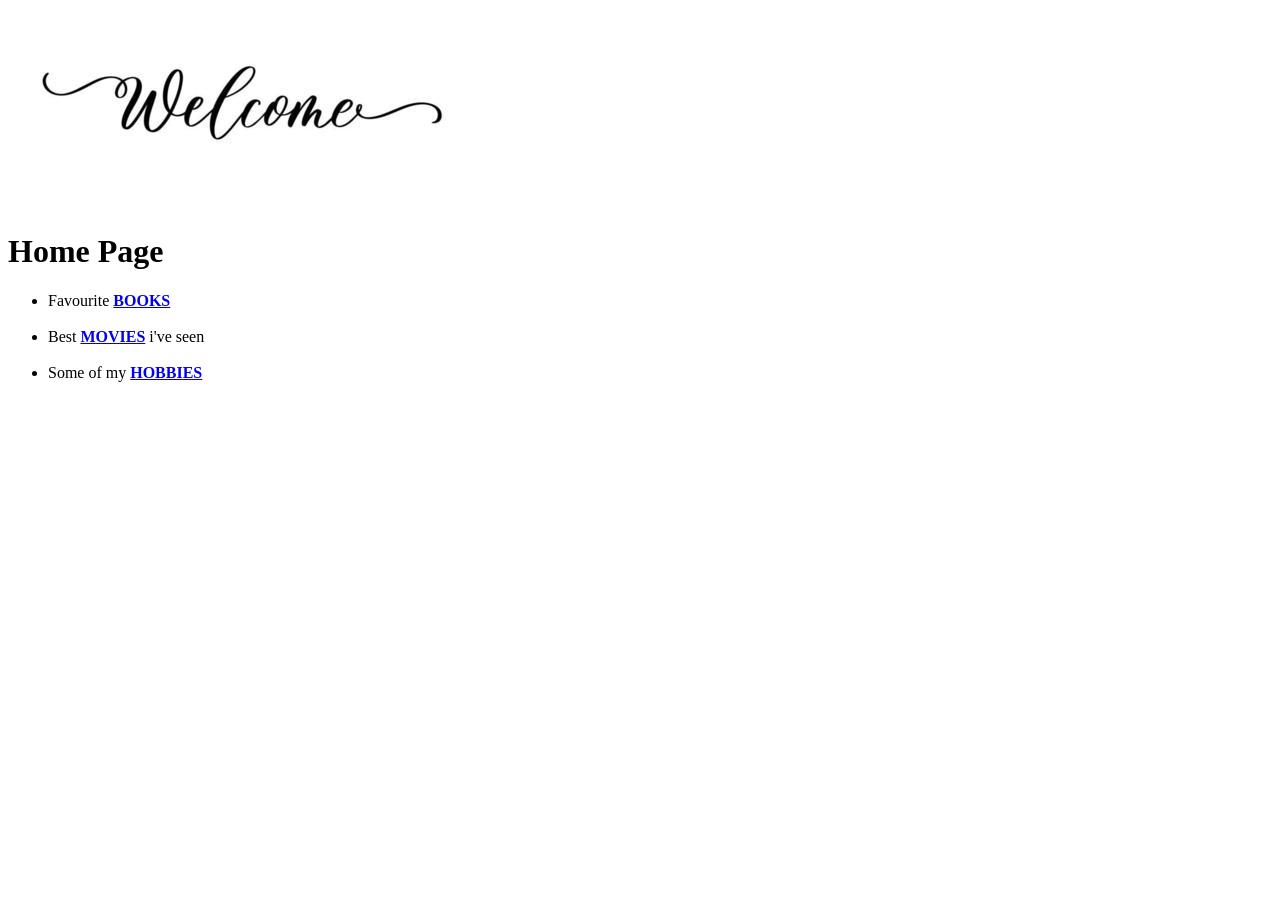
<file: index.html>
<!DOCTYPE html>
<html lang="en">
  <head>
    <meta charset="UTF-8" />
    <meta http-equiv="X-UA-Compatible" content="IE=edge" />
    <meta name="viewport" content="width=device-width, initial-scale=1.0" />
    <title>Home Page</title>
  </head>

  <body>
    <header>
      <img
        src="assets/welcome-calligraphic-inscription-with-smooth-lines-vector.jpg"
        alt="welcome_home-page"
      />
    </header>
    <main>
      <div></div>
      <h1>Home Page</h1>
      <nav>
        <ul>
          <li>
            Favourite <a href="books.html"><b>BOOKS</b></a>
          </li>
          <br />
          <li>
            Best <a href="movies.html"><b>MOVIES</b></a> i've seen
          </li>
          <br />
          <li>
            Some of my <a href="hobbies.html"><b>HOBBIES</b></a>
          </li>
        </ul>
      </nav>
    </main>
  </body>
</html>
</file>
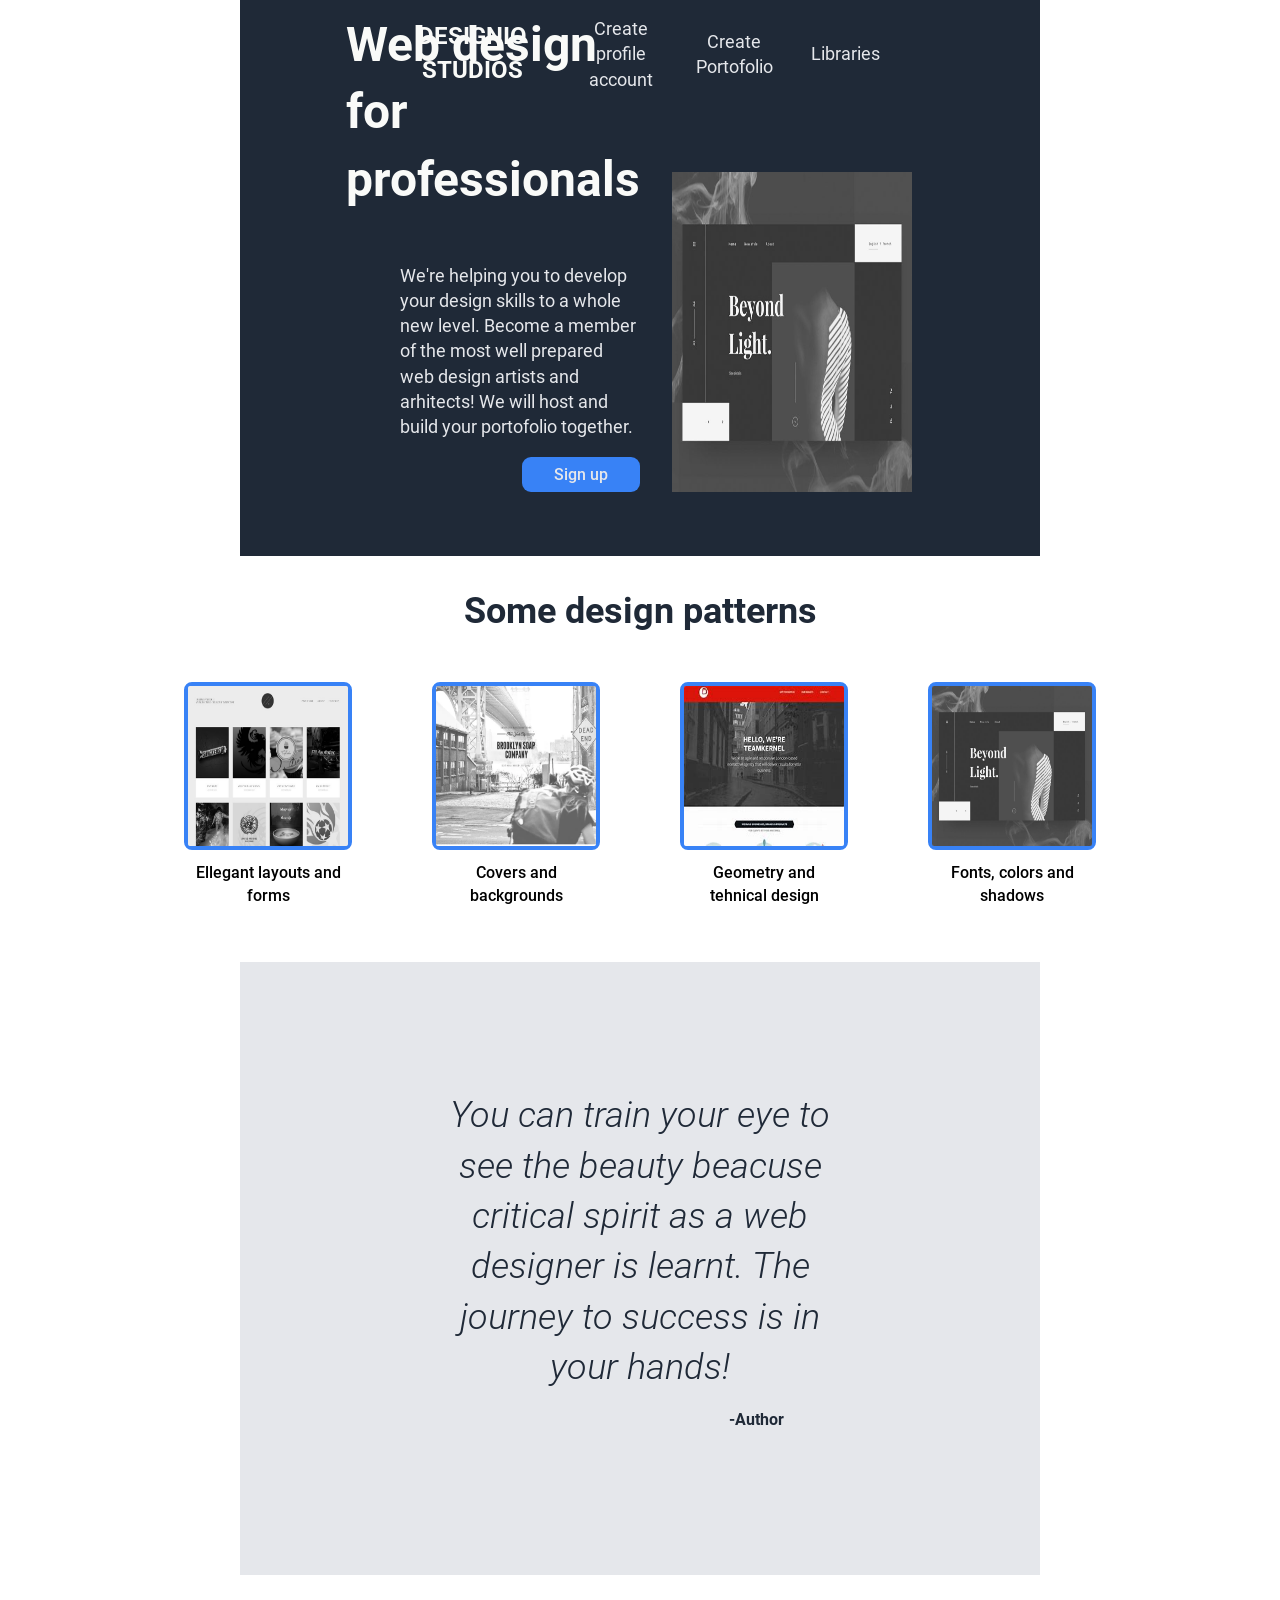
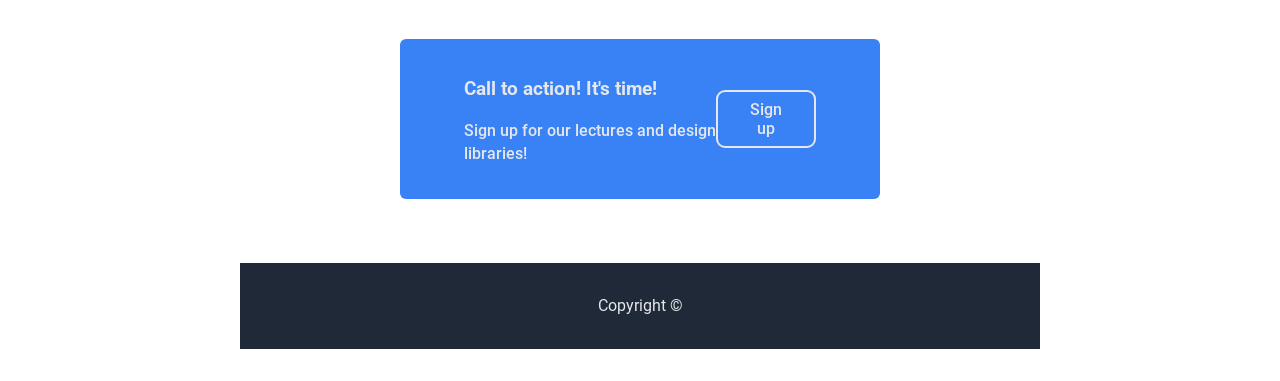
<file: css_main-assignment/index.html>
<!DOCTYPE html>
<html lang="en">
  <head>
    <meta charset="UTF-8" />
    <meta http-equiv="X-UA-Compatible" content="IE=edge" />
    <meta name="viewport" content="width=device-width, initial-scale=1.0" />
    <link
      href="https://fonts.googleapis.com/css2?family=Open+Sans&family=Roboto:wght@400;500&display=swap"
      rel="stylesheet"
    />
    <link rel="stylesheet" href="index.css" />
    <title>Main CSS Project</title>
  </head>

  <body>
    <header class="header">
      <div class="header-nav">
        <h2 class="header-logo_text">DESIGNIO STUDIOS</h2>
        <nav class="main-nav">
          <ul>
            <li>
              <a class="link-text" href="pages/about.html"
                >Create profile account</a
              >
            </li>
            <li>
              <a class="link-text" href="pages/portofolio.html"
                >Create Portofolio</a
              >
            </li>
            <li>
              <a class="link-text" href="#">Libraries</a>
            </li>
          </ul>
        </nav>
      </div>

      <div class="section_hero">
        <div class="hero_text-box">
          <h1 class="heading-primary">Web design for professionals</h1>
          <p class="heading-secondary">
            We're helping you to develop your design skills to a whole new
            level. Become a member of the most well prepared web design artists
            and arhitects! We will host and build your portofolio together.
          </p>
          <a href="3"><button class="sign_up-btn btn">Sign up</button></a>
        </div>
        <div class="hero-img">
          <img src="assets/black-white-web-ui-31.jpg" alt="A design " />
        </div>
      </div>
    </header>

    <main>
      <section class="section_info">
        <h2 class="section_info-heading">Some design patterns</h2>
        <div class="info-boxes">
          <figure class="box-fig">
            <img src="assets/bwg03.jpg " alt="a web design structure" />
            <figcaption>Ellegant layouts and forms</figcaption>
          </figure>
          <figure class="box-fig">
            <img src="assets/bwg09.webp" alt="design formula" />
            <figcaption>Covers and backgrounds</figcaption>
          </figure>
          <figure class="box-fig">
            <img src="assets/OIP (1).jfif" alt="design layout 2" />
            <figcaption>Geometry and tehnical design</figcaption>
          </figure>
          <figure class="box-fig">
            <img
              src="assets/black-white-web-ui-31.jpg"
              alt="fonts and spaces design"
            />
            <figcaption>Fonts, colors and shadows</figcaption>
          </figure>
        </div>
      </section>

      <section class="section_testimonial">
        <div class="testimony-text">
          You can train your eye to see the beauty beacuse critical spirit as a
          web designer is learnt. The journey to success is in your hands!
        </div>
        <p class="author">-Author</p>
      </section>

      <section class="section_call-to-action">
        <div>
          <h3>Call to action! It's time!</h3>
          <p class="call_p">Sign up for our lectures and design libraries!</p>
        </div>
        <div class="subscripe_btn">
          <a href="3"><button class="btn call_btn">Sign up</button></a>
        </div>
      </section>
      <footer class="footer">Copyright ©</footer>
    </main>
  </body>
</html>
</file>
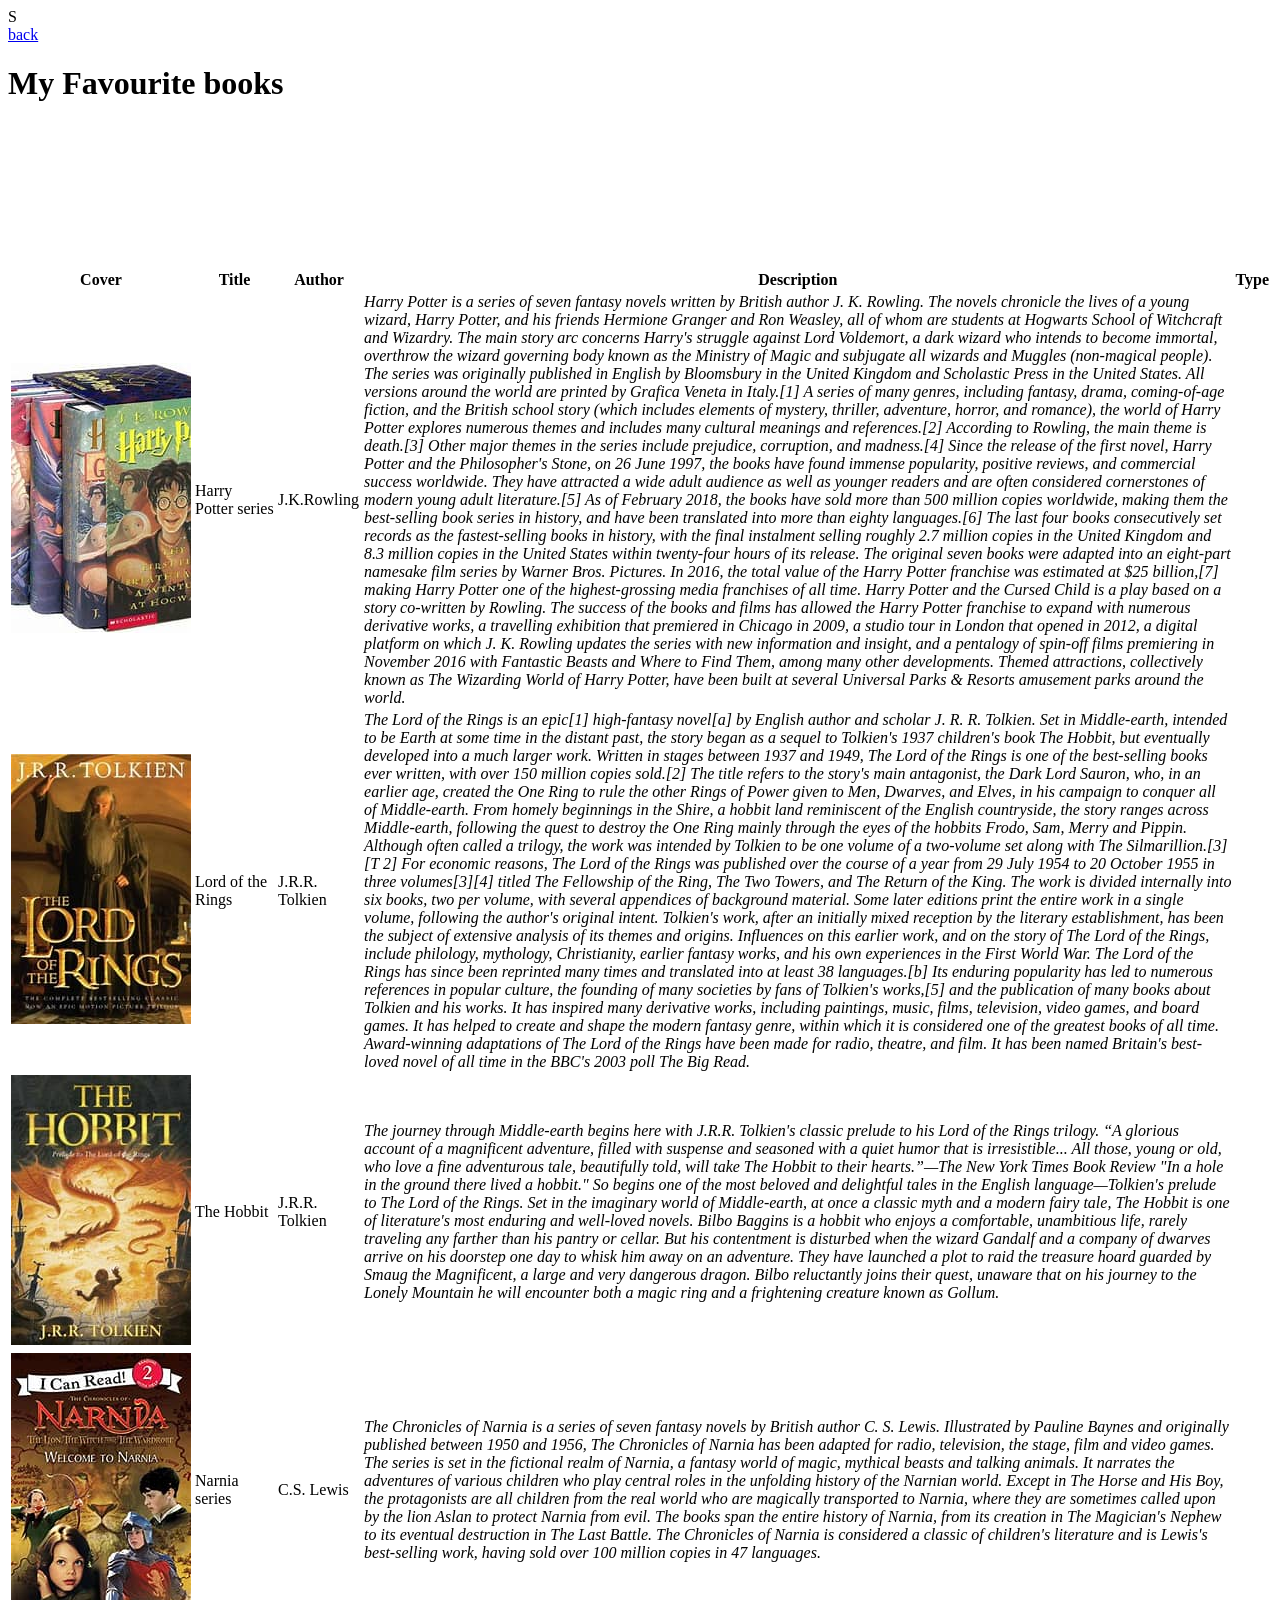
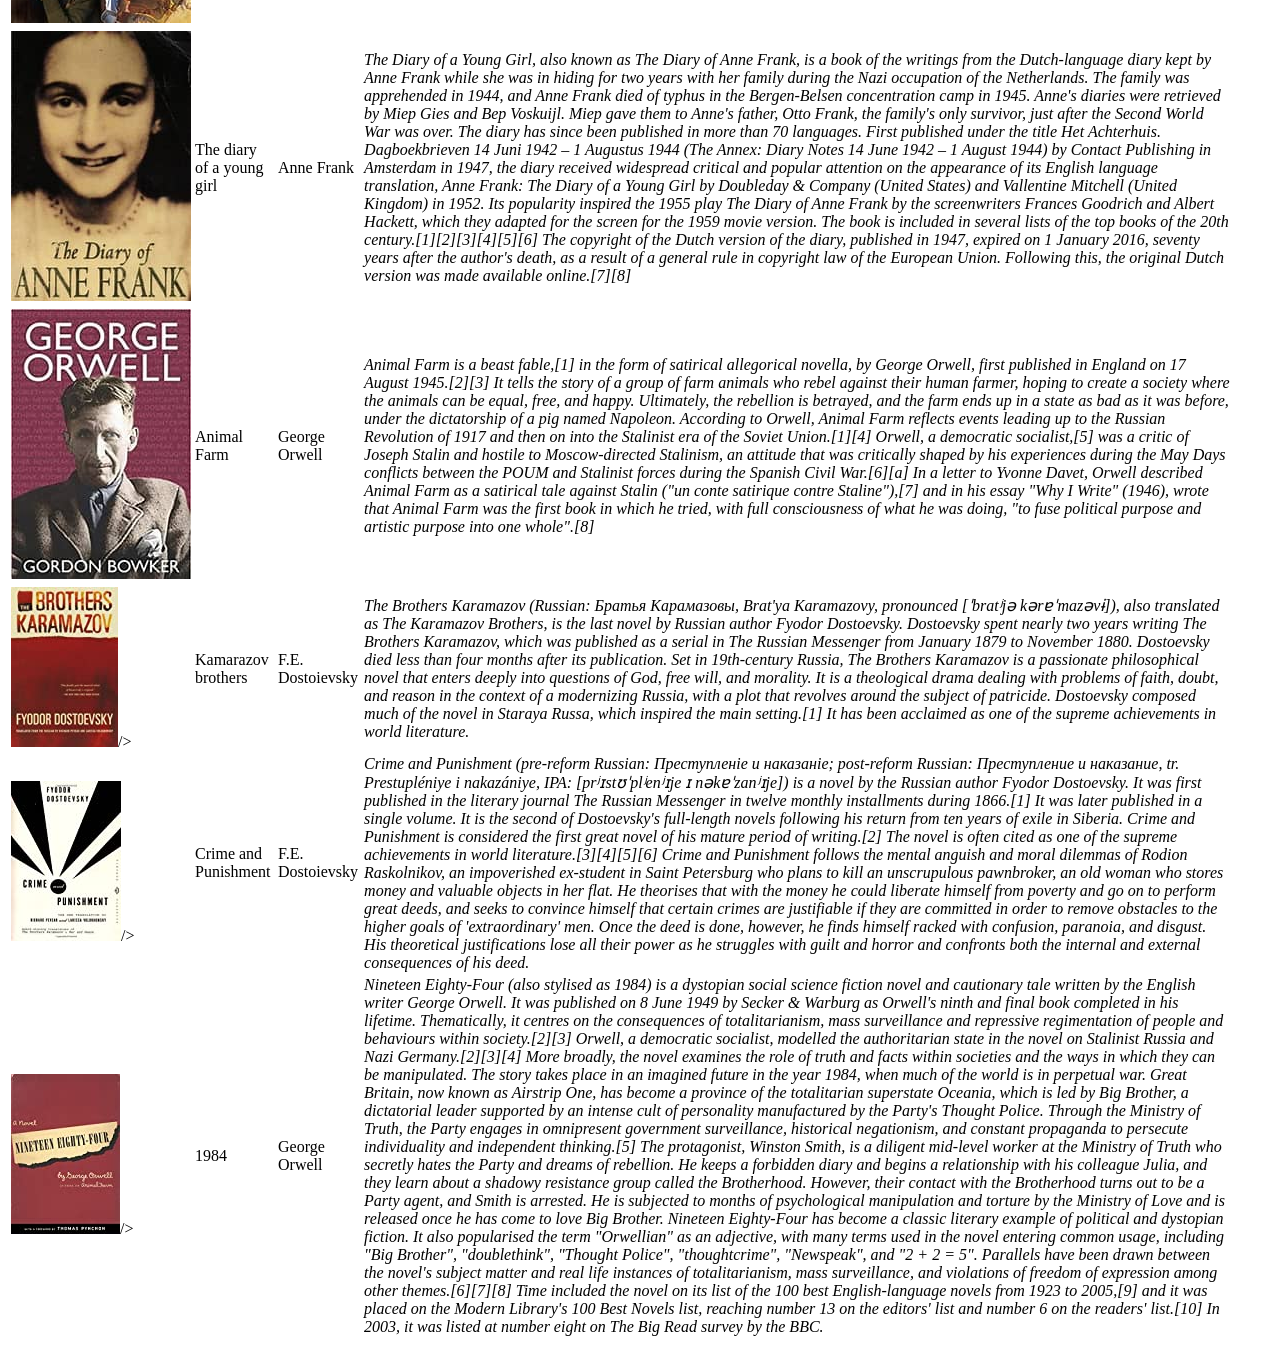
<file: books.html>
<!DOCTYPE html>
<html lang="en">
  <head>
    <meta charset="UTF-8" />
    <meta http-equiv="X-UA-Compatible" content="IE=edge" />
    <meta name="viewport" content="width=device-width, initial-scale=1.0" />
    <title>Books</title>
  </head>
  <body>
    <header>
      S
      <nav>
        <a href="index.html"> back</a>
      </nav>
      <h1>My Favourite books</h1>
    </header>
    <main>
      <table>
        <tr>
          <th>Cover</th>
          <th>Title</th>
          <th>Author</th>
          <th>Description</th>
          <th>Type</th>
        </tr>
        <br />
        <tr>
          <td><img src="assets/th (3).jfif" alt="harry-potter pic" /></td>
          <td>Harry Potter series<img /></td>
          <td>J.K.Rowling<img /></td>
          <td>
            <em
              >Harry Potter is a series of seven fantasy novels written by
              British author J. K. Rowling. The novels chronicle the lives of a
              young wizard, Harry Potter, and his friends Hermione Granger and
              Ron Weasley, all of whom are students at Hogwarts School of
              Witchcraft and Wizardry. The main story arc concerns Harry's
              struggle against Lord Voldemort, a dark wizard who intends to
              become immortal, overthrow the wizard governing body known as the
              Ministry of Magic and subjugate all wizards and Muggles
              (non-magical people). The series was originally published in
              English by Bloomsbury in the United Kingdom and Scholastic Press
              in the United States. All versions around the world are printed by
              Grafica Veneta in Italy.[1] A series of many genres, including
              fantasy, drama, coming-of-age fiction, and the British school
              story (which includes elements of mystery, thriller, adventure,
              horror, and romance), the world of Harry Potter explores numerous
              themes and includes many cultural meanings and references.[2]
              According to Rowling, the main theme is death.[3] Other major
              themes in the series include prejudice, corruption, and
              madness.[4] Since the release of the first novel, Harry Potter and
              the Philosopher's Stone, on 26 June 1997, the books have found
              immense popularity, positive reviews, and commercial success
              worldwide. They have attracted a wide adult audience as well as
              younger readers and are often considered cornerstones of modern
              young adult literature.[5] As of February 2018, the books have
              sold more than 500 million copies worldwide, making them the
              best-selling book series in history, and have been translated into
              more than eighty languages.[6] The last four books consecutively
              set records as the fastest-selling books in history, with the
              final instalment selling roughly 2.7 million copies in the United
              Kingdom and 8.3 million copies in the United States within
              twenty-four hours of its release. The original seven books were
              adapted into an eight-part namesake film series by Warner Bros.
              Pictures. In 2016, the total value of the Harry Potter franchise
              was estimated at $25 billion,[7] making Harry Potter one of the
              highest-grossing media franchises of all time. Harry Potter and
              the Cursed Child is a play based on a story co-written by Rowling.
              The success of the books and films has allowed the Harry Potter
              franchise to expand with numerous derivative works, a travelling
              exhibition that premiered in Chicago in 2009, a studio tour in
              London that opened in 2012, a digital platform on which J. K.
              Rowling updates the series with new information and insight, and a
              pentalogy of spin-off films premiering in November 2016 with
              Fantastic Beasts and Where to Find Them, among many other
              developments. Themed attractions, collectively known as The
              Wizarding World of Harry Potter, have been built at several
              Universal Parks & Resorts amusement parks around the world.</em
            ><img />
          </td>
        </tr>
        <br />
        <tr>
          <td><img src="assets/th (4).jfif" alt="LOTR-pic" /></td>
          <td>Lord of the Rings</td>
          <td>J.R.R. Tolkien</td>
          <td>
            <em
              >The Lord of the Rings is an epic[1] high-fantasy novel[a] by
              English author and scholar J. R. R. Tolkien. Set in Middle-earth,
              intended to be Earth at some time in the distant past, the story
              began as a sequel to Tolkien's 1937 children's book The Hobbit,
              but eventually developed into a much larger work. Written in
              stages between 1937 and 1949, The Lord of the Rings is one of the
              best-selling books ever written, with over 150 million copies
              sold.[2] The title refers to the story's main antagonist, the Dark
              Lord Sauron, who, in an earlier age, created the One Ring to rule
              the other Rings of Power given to Men, Dwarves, and Elves, in his
              campaign to conquer all of Middle-earth. From homely beginnings in
              the Shire, a hobbit land reminiscent of the English countryside,
              the story ranges across Middle-earth, following the quest to
              destroy the One Ring mainly through the eyes of the hobbits Frodo,
              Sam, Merry and Pippin. Although often called a trilogy, the work
              was intended by Tolkien to be one volume of a two-volume set along
              with The Silmarillion.[3][T 2] For economic reasons, The Lord of
              the Rings was published over the course of a year from 29 July
              1954 to 20 October 1955 in three volumes[3][4] titled The
              Fellowship of the Ring, The Two Towers, and The Return of the
              King. The work is divided internally into six books, two per
              volume, with several appendices of background material. Some later
              editions print the entire work in a single volume, following the
              author's original intent. Tolkien's work, after an initially mixed
              reception by the literary establishment, has been the subject of
              extensive analysis of its themes and origins. Influences on this
              earlier work, and on the story of The Lord of the Rings, include
              philology, mythology, Christianity, earlier fantasy works, and his
              own experiences in the First World War. The Lord of the Rings has
              since been reprinted many times and translated into at least 38
              languages.[b] Its enduring popularity has led to numerous
              references in popular culture, the founding of many societies by
              fans of Tolkien's works,[5] and the publication of many books
              about Tolkien and his works. It has inspired many derivative
              works, including paintings, music, films, television, video games,
              and board games. It has helped to create and shape the modern
              fantasy genre, within which it is considered one of the greatest
              books of all time. Award-winning adaptations of The Lord of the
              Rings have been made for radio, theatre, and film. It has been
              named Britain's best-loved novel of all time in the BBC's 2003
              poll The Big Read.</em
            >
          </td>
        </tr>
        <br />
        <tr>
          <td><img src="assets/th (6).jfif" alt="hobbit-pic" /></td>
          <td>The Hobbit</td>
          <td>J.R.R. Tolkien</td>
          <td>
            <em
              >The journey through Middle-earth begins here with J.R.R.
              Tolkien's classic prelude to his Lord of the Rings trilogy. “A
              glorious account of a magnificent adventure, filled with suspense
              and seasoned with a quiet humor that is irresistible... All those,
              young or old, who love a fine adventurous tale, beautifully told,
              will take The Hobbit to their hearts.”—The New York Times Book
              Review "In a hole in the ground there lived a hobbit." So begins
              one of the most beloved and delightful tales in the English
              language—Tolkien's prelude to The Lord of the Rings. Set in the
              imaginary world of Middle-earth, at once a classic myth and a
              modern fairy tale, The Hobbit is one of literature's most enduring
              and well-loved novels. Bilbo Baggins is a hobbit who enjoys a
              comfortable, unambitious life, rarely traveling any farther than
              his pantry or cellar. But his contentment is disturbed when the
              wizard Gandalf and a company of dwarves arrive on his doorstep one
              day to whisk him away on an adventure. They have launched a plot
              to raid the treasure hoard guarded by Smaug the Magnificent, a
              large and very dangerous dragon. Bilbo reluctantly joins their
              quest, unaware that on his journey to the Lonely Mountain he will
              encounter both a magic ring and a frightening creature known as
              Gollum.</em
            >
          </td>
        </tr>
        <br />
        <tr>
          <td><img src="assets/th (5).jfif" alt="narnia-pic" /></td>
          <td>Narnia series</td>
          <td>C.S. Lewis</td>
          <td>
            <em
              >The Chronicles of Narnia is a series of seven fantasy novels by
              British author C. S. Lewis. Illustrated by Pauline Baynes and
              originally published between 1950 and 1956, The Chronicles of
              Narnia has been adapted for radio, television, the stage, film and
              video games. The series is set in the fictional realm of Narnia, a
              fantasy world of magic, mythical beasts and talking animals. It
              narrates the adventures of various children who play central roles
              in the unfolding history of the Narnian world. Except in The Horse
              and His Boy, the protagonists are all children from the real world
              who are magically transported to Narnia, where they are sometimes
              called upon by the lion Aslan to protect Narnia from evil. The
              books span the entire history of Narnia, from its creation in The
              Magician's Nephew to its eventual destruction in The Last Battle.
              The Chronicles of Narnia is considered a classic of children's
              literature and is Lewis's best-selling work, having sold over 100
              million copies in 47 languages.</em
            >
          </td>
        </tr>
        <br />
        <tr>
          <td><img src="assets/th (1).jfif" alt="anee_franc-pic" /></td>
          <td>The diary of a young girl</td>
          <td>Anne Frank</td>
          <td>
            <em
              >The Diary of a Young Girl, also known as The Diary of Anne Frank,
              is a book of the writings from the Dutch-language diary kept by
              Anne Frank while she was in hiding for two years with her family
              during the Nazi occupation of the Netherlands. The family was
              apprehended in 1944, and Anne Frank died of typhus in the
              Bergen-Belsen concentration camp in 1945. Anne's diaries were
              retrieved by Miep Gies and Bep Voskuijl. Miep gave them to Anne's
              father, Otto Frank, the family's only survivor, just after the
              Second World War was over. The diary has since been published in
              more than 70 languages. First published under the title Het
              Achterhuis. Dagboekbrieven 14 Juni 1942 – 1 Augustus 1944 (The
              Annex: Diary Notes 14 June 1942 – 1 August 1944) by Contact
              Publishing in Amsterdam in 1947, the diary received widespread
              critical and popular attention on the appearance of its English
              language translation, Anne Frank: The Diary of a Young Girl by
              Doubleday & Company (United States) and Vallentine Mitchell
              (United Kingdom) in 1952. Its popularity inspired the 1955 play
              The Diary of Anne Frank by the screenwriters Frances Goodrich and
              Albert Hackett, which they adapted for the screen for the 1959
              movie version. The book is included in several lists of the top
              books of the 20th century.[1][2][3][4][5][6] The copyright of the
              Dutch version of the diary, published in 1947, expired on 1
              January 2016, seventy years after the author's death, as a result
              of a general rule in copyright law of the European Union.
              Following this, the original Dutch version was made available
              online.[7][8]</em
            >
          </td>
        </tr>
        <br />
        <tr>
          <td><img src="assets/th.jfif" alt="animal_farm-pic" /></td>
          <td>Animal Farm</td>
          <td>George Orwell</td>
          <td>
            <em
              >Animal Farm is a beast fable,[1] in the form of satirical
              allegorical novella, by George Orwell, first published in England
              on 17 August 1945.[2][3] It tells the story of a group of farm
              animals who rebel against their human farmer, hoping to create a
              society where the animals can be equal, free, and happy.
              Ultimately, the rebellion is betrayed, and the farm ends up in a
              state as bad as it was before, under the dictatorship of a pig
              named Napoleon. According to Orwell, Animal Farm reflects events
              leading up to the Russian Revolution of 1917 and then on into the
              Stalinist era of the Soviet Union.[1][4] Orwell, a democratic
              socialist,[5] was a critic of Joseph Stalin and hostile to
              Moscow-directed Stalinism, an attitude that was critically shaped
              by his experiences during the May Days conflicts between the POUM
              and Stalinist forces during the Spanish Civil War.[6][a] In a
              letter to Yvonne Davet, Orwell described Animal Farm as a
              satirical tale against Stalin ("un conte satirique contre
              Staline"),[7] and in his essay "Why I Write" (1946), wrote that
              Animal Farm was the first book in which he tried, with full
              consciousness of what he was doing, "to fuse political purpose and
              artistic purpose into one whole".[8]</em
            >
          </td>
        </tr>
        <br />
        <tr>
          <td>
            <img
              src="assets/ctt318djdthx536i3glgdw270dyq.jfif"
              alt="kzm-pic"
            />/>
          </td>
          <td>Kamarazov brothers</td>
          <td>F.E. Dostoievsky</td>
          <td>
            <em
              >The Brothers Karamazov (Russian: Братья Карамазовы, Brat'ya
              Karamazovy, pronounced [ˈbratʲjə kərɐˈmazəvɨ]), also translated as
              The Karamazov Brothers, is the last novel by Russian author Fyodor
              Dostoevsky. Dostoevsky spent nearly two years writing The Brothers
              Karamazov, which was published as a serial in The Russian
              Messenger from January 1879 to November 1880. Dostoevsky died less
              than four months after its publication. Set in 19th-century
              Russia, The Brothers Karamazov is a passionate philosophical novel
              that enters deeply into questions of God, free will, and morality.
              It is a theological drama dealing with problems of faith, doubt,
              and reason in the context of a modernizing Russia, with a plot
              that revolves around the subject of patricide. Dostoevsky composed
              much of the novel in Staraya Russa, which inspired the main
              setting.[1] It has been acclaimed as one of the supreme
              achievements in world literature.
            </em>
          </td>
        </tr>
        <br />
        <tr>
          <td>
            <img
              src="assets/t25h3cf21f4l535cyl9tw5l4kfpb.jfif"
              alt="crime_p-pic"
            />/>
          </td>
          <td>Crime and Punishment</td>
          <td>F.E. Dostoievsky</td>
          <td>
            <em
              >Crime and Punishment (pre-reform Russian: Преступленіе и
              наказаніе; post-reform Russian: Преступление и наказание, tr.
              Prestupléniye i nakazániye, IPA: [prʲɪstʊˈplʲenʲɪje ɪ
              nəkɐˈzanʲɪje]) is a novel by the Russian author Fyodor Dostoevsky.
              It was first published in the literary journal The Russian
              Messenger in twelve monthly installments during 1866.[1] It was
              later published in a single volume. It is the second of
              Dostoevsky's full-length novels following his return from ten
              years of exile in Siberia. Crime and Punishment is considered the
              first great novel of his mature period of writing.[2] The novel is
              often cited as one of the supreme achievements in world
              literature.[3][4][5][6] Crime and Punishment follows the mental
              anguish and moral dilemmas of Rodion Raskolnikov, an impoverished
              ex-student in Saint Petersburg who plans to kill an unscrupulous
              pawnbroker, an old woman who stores money and valuable objects in
              her flat. He theorises that with the money he could liberate
              himself from poverty and go on to perform great deeds, and seeks
              to convince himself that certain crimes are justifiable if they
              are committed in order to remove obstacles to the higher goals of
              'extraordinary' men. Once the deed is done, however, he finds
              himself racked with confusion, paranoia, and disgust. His
              theoretical justifications lose all their power as he struggles
              with guilt and horror and confronts both the internal and external
              consequences of his deed.</em
            >
          </td>
        </tr>
        <tr>
          <td>
            <img
              src="assets/bfi7lsm3qq746i49tcda0wuntedh.jfif"
              alt="1984-pic"
            />/>
          </td>
          <td>1984</td>
          <td>George Orwell</td>
          <td>
            <em
              >Nineteen Eighty-Four (also stylised as 1984) is a dystopian
              social science fiction novel and cautionary tale written by the
              English writer George Orwell. It was published on 8 June 1949 by
              Secker & Warburg as Orwell's ninth and final book completed in his
              lifetime. Thematically, it centres on the consequences of
              totalitarianism, mass surveillance and repressive regimentation of
              people and behaviours within society.[2][3] Orwell, a democratic
              socialist, modelled the authoritarian state in the novel on
              Stalinist Russia and Nazi Germany.[2][3][4] More broadly, the
              novel examines the role of truth and facts within societies and
              the ways in which they can be manipulated. The story takes place
              in an imagined future in the year 1984, when much of the world is
              in perpetual war. Great Britain, now known as Airstrip One, has
              become a province of the totalitarian superstate Oceania, which is
              led by Big Brother, a dictatorial leader supported by an intense
              cult of personality manufactured by the Party's Thought Police.
              Through the Ministry of Truth, the Party engages in omnipresent
              government surveillance, historical negationism, and constant
              propaganda to persecute individuality and independent thinking.[5]
              The protagonist, Winston Smith, is a diligent mid-level worker at
              the Ministry of Truth who secretly hates the Party and dreams of
              rebellion. He keeps a forbidden diary and begins a relationship
              with his colleague Julia, and they learn about a shadowy
              resistance group called the Brotherhood. However, their contact
              with the Brotherhood turns out to be a Party agent, and Smith is
              arrested. He is subjected to months of psychological manipulation
              and torture by the Ministry of Love and is released once he has
              come to love Big Brother. Nineteen Eighty-Four has become a
              classic literary example of political and dystopian fiction. It
              also popularised the term "Orwellian" as an adjective, with many
              terms used in the novel entering common usage, including "Big
              Brother", "doublethink", "Thought Police", "thoughtcrime",
              "Newspeak", and "2 + 2 = 5". Parallels have been drawn between the
              novel's subject matter and real life instances of totalitarianism,
              mass surveillance, and violations of freedom of expression among
              other themes.[6][7][8] Time included the novel on its list of the
              100 best English-language novels from 1923 to 2005,[9] and it was
              placed on the Modern Library's 100 Best Novels list, reaching
              number 13 on the editors' list and number 6 on the readers'
              list.[10] In 2003, it was listed at number eight on The Big Read
              survey by the BBC.</em
            >
          </td>
        </tr>
      </table>
    </main>
  </body>
</html>
</file>
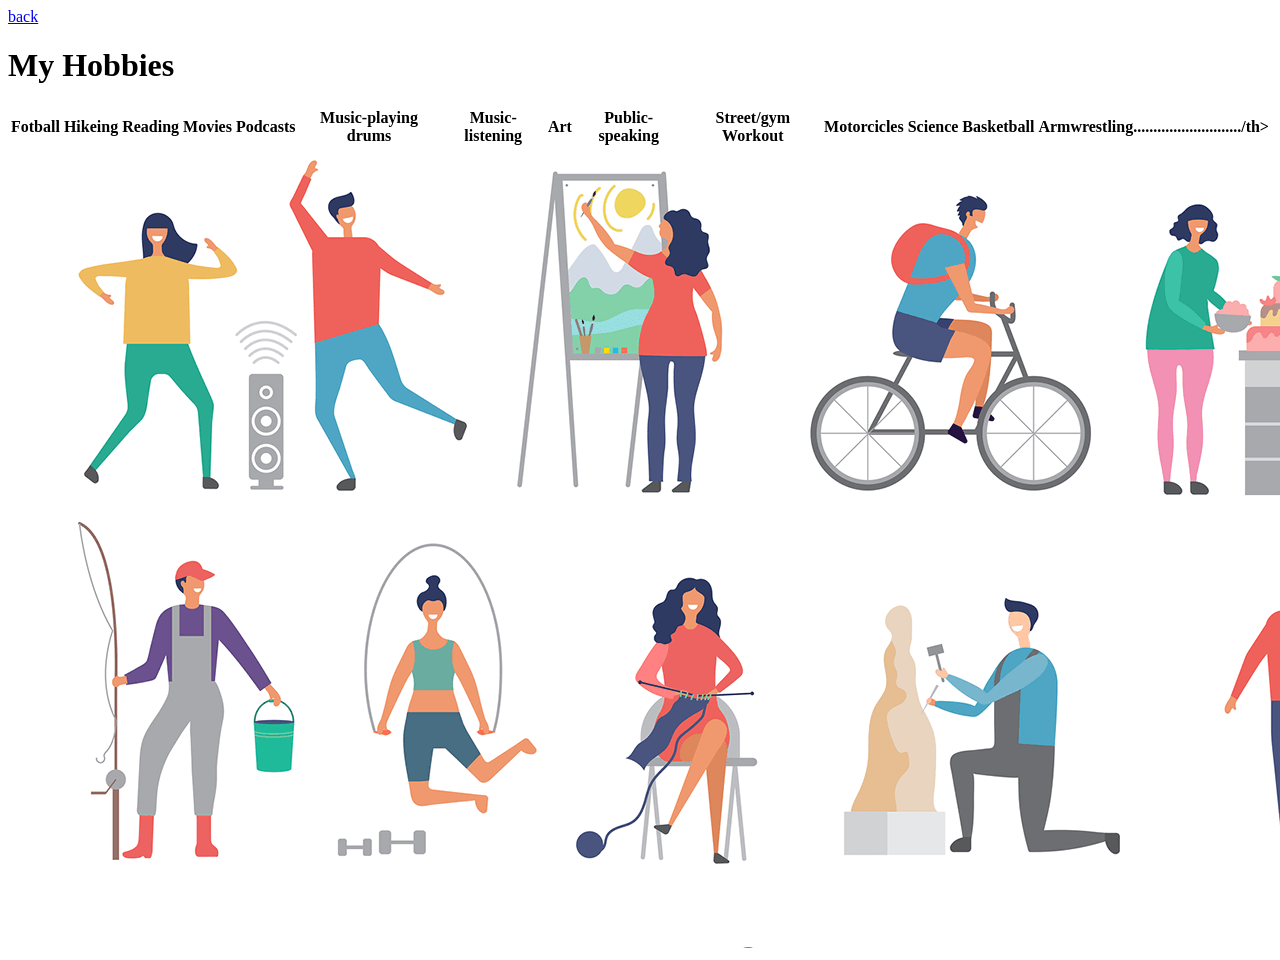
<file: hobbies.html>
<!DOCTYPE html>
<html lang="en">
  <head>
    <meta charset="UTF-8" />
    <meta http-equiv="X-UA-Compatible" content="IE=edge" />
    <meta name="viewport" content="width=device-width, initial-scale=1.0" />
    <title>Hobbies Page</title>
  </head>
  <body>
    <header>
      <nav>
        <a href="index.html">back</a>
      </nav>
      <h1>My Hobbies</h1>
    </header>

    <main>
      <table>
        <tr>
          <th>Fotball</th>
          <th>Hikeing</th>
          <th>Reading</th>
          <th>Movies</th>
          <th>Podcasts</th>
          <th>Music-playing drums</th>
          <th>Music-listening</th>
          <th>Art</th>
          <th>Public-speaking</th>
          <th>Street/gym Workout</th>
          <th>Motorcicles</th>
          <th>Science</th>
          <th>Basketball</th>
          <th>Armwrestling.........................../th></th>
        </tr>
      </table>
      <div>
        <img src="assets/hobby-money.png" />
      </div>
    </main>
  </body>
</html>
</file>
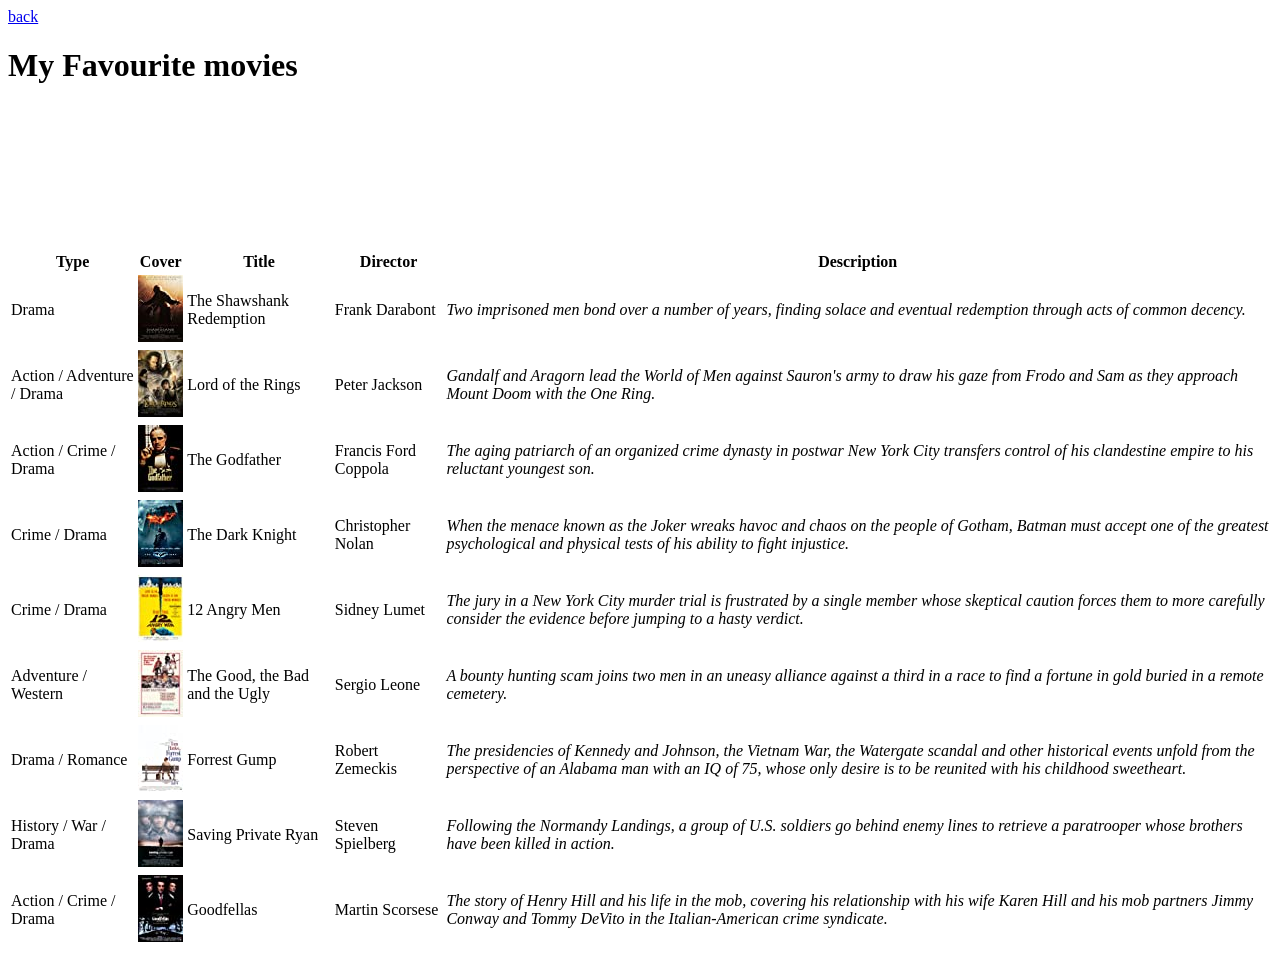
<file: movies.html>
<!DOCTYPE html>
<html lang="en">
  <head>
    <meta charset="UTF-8" />
    <meta http-equiv="X-UA-Compatible" content="IE=edge" />
    <meta name="viewport" content="width=device-width, initial-scale=1.0" />
    <title>Books</title>
  </head>
  <body>
    <header>
      <nav>
        <a href="index.html"> back</a>
      </nav>
      <h1>My Favourite movies</h1>
    </header>
    <main>
      <table>
        <tr>
          <th>Type</th>
          <th>Cover</th>
          <th>Title</th>
          <th>Director</th>
          <th>Description</th>
        </tr>
        <br />
        <tr>
          <td>Drama</td>
          <td>
            <img
              src="assets/MV5BMDFkYTc0MGEtZmNhMC00ZDIzLWFmNTEtODM1ZmRlYWMwMWFmXkEyXkFqcGdeQXVyMTMxODk2OTU@._V1_UY67_CR0,0,45,67_AL_.jpg"
              alt="Shawshank-pic"
            />
          </td>
          <td>The Shawshank Redemption<img /></td>
          <td>Frank Darabont</td>
          <td>
            <em
              >Two imprisoned men bond over a number of years, finding solace
              and eventual redemption through acts of common decency.</em
            ><img />
          </td>
        </tr>
        <br />
        <tr>
          <td>Action / Adventure / Drama</td>
          <td>
            <img
              src="assets/MV5BNzA5ZDNlZWMtM2NhNS00NDJjLTk4NDItYTRmY2EwMWZlMTY3XkEyXkFqcGdeQXVyNzkwMjQ5NzM@._V1_UY67_CR0,0,45,67_AL_.jpg"
              alt="LOTR-pic"
            />
          </td>
          <td>Lord of the Rings</td>
          <td>Peter Jackson</td>
          <td>
            <em
              >Gandalf and Aragorn lead the World of Men against Sauron's army
              to draw his gaze from Frodo and Sam as they approach Mount Doom
              with the One Ring.
            </em>
          </td>
        </tr>
        <br />
        <tr>
          <td>Action / Crime / Drama</td>
          <td>
            <img
              src="assets/MV5BM2MyNjYxNmUtYTAwNi00MTYxLWJmNWYtYzZlODY3ZTk3OTFlXkEyXkFqcGdeQXVyNzkwMjQ5NzM@._V1_UY67_CR1,0,45,67_AL_.jpg"
              alt="the-godfather-pic"
            />
          </td>
          <td>The Godfather</td>
          <td>Francis Ford Coppola</td>
          <td>
            <em
              >The aging patriarch of an organized crime dynasty in postwar New
              York City transfers control of his clandestine empire to his
              reluctant youngest son.</em
            >
          </td>
        </tr>
        <br />
        <tr>
          <td>Crime / Drama</td>
          <td>
            <img
              src="assets/MV5BMTMxNTMwODM0NF5BMl5BanBnXkFtZTcwODAyMTk2Mw@@._V1_UY67_CR0,0,45,67_AL_.jpg"
              alt="dark_knight-pic"
            />
          </td>
          <td>The Dark Knight</td>
          <td>Christopher Nolan</td>
          <td>
            <em
              >When the menace known as the Joker wreaks havoc and chaos on the
              people of Gotham, Batman must accept one of the greatest
              psychological and physical tests of his ability to fight
              injustice.</em
            >
          </td>
        </tr>
        <br />
        <tr>
          <td>Crime / Drama</td>
          <td>
            <img
              src="assets/MV5BMWU4N2FjNzYtNTVkNC00NzQ0LTg0MjAtYTJlMjFhNGUxZDFmXkEyXkFqcGdeQXVyNjc1NTYyMjg@._V1_UX45_CR0,0,45,67_AL_.jpg"
              alt="12_angry-pic"
            />
          </td>
          <td>12 Angry Men</td>
          <td>Sidney Lumet</td>
          <td>
            <em
              >The jury in a New York City murder trial is frustrated by a
              single member whose skeptical caution forces them to more
              carefully consider the evidence before jumping to a hasty verdict.
            </em>
          </td>
        </tr>
        <br />
        <tr>
          <td>Adventure / Western</td>
          <td>
            <img
              src="assets/MV5BNjJlYmNkZGItM2NhYy00MjlmLTk5NmQtNjg1NmM2ODU4OTMwXkEyXkFqcGdeQXVyMjUzOTY1NTc@._V1_UX45_CR0,0,45,67_AL_.jpg"
              alt="good_bad_ugly-pic"
            />
          </td>
          <td>The Good, the Bad and the Ugly</td>
          <td>Sergio Leone</td>
          <td>
            <em
              >A bounty hunting scam joins two men in an uneasy alliance against
              a third in a race to find a fortune in gold buried in a remote
              cemetery.
            </em>
          </td>
        </tr>
        <br />
        <tr>
          <td>Drama / Romance</td>
          <td>
            <img
              src="assets/MV5BNWIwODRlZTUtY2U3ZS00Yzg1LWJhNzYtMmZiYmEyNmU1NjMzXkEyXkFqcGdeQXVyMTQxNzMzNDI@._V1_UY67_CR0,0,45,67_AL_.jpg"
              alt="forrest-pic"
            />
          </td>
          <td>Forrest Gump</td>
          <td>Robert Zemeckis</td>
          <td>
            <em
              >The presidencies of Kennedy and Johnson, the Vietnam War, the
              Watergate scandal and other historical events unfold from the
              perspective of an Alabama man with an IQ of 75, whose only desire
              is to be reunited with his childhood sweetheart.
            </em>
          </td>
        </tr>
        <br />
        <tr>
          <td>History / War / Drama</td>
          <td>
            <img
              src="assets/MV5BZjhkMDM4MWItZTVjOC00ZDRhLThmYTAtM2I5NzBmNmNlMzI1XkEyXkFqcGdeQXVyNDYyMDk5MTU@._V1_UY67_CR0,0,45,67_AL_.jpg"
              alt="crime_p-pic"
            />
          </td>
          <td>Saving Private Ryan</td>
          <td>Steven Spielberg</td>
          <td>
            <em
              >Following the Normandy Landings, a group of U.S. soldiers go
              behind enemy lines to retrieve a paratrooper whose brothers have
              been killed in action.
            </em>
          </td>
        </tr>
        <tr>
          <td>Action / Crime / Drama</td>
          <td>
            <img
              src="assets/MV5BY2NkZjEzMDgtN2RjYy00YzM1LWI4ZmQtMjIwYjFjNmI3ZGEwXkEyXkFqcGdeQXVyNzkwMjQ5NzM@._V1_UX45_CR0,0,45,67_AL_.jpg"
              alt="1984-pic"
            />
          </td>
          <td>Goodfellas</td>
          <td>Martin Scorsese</td>
          <td>
            <em
              >The story of Henry Hill and his life in the mob, covering his
              relationship with his wife Karen Hill and his mob partners Jimmy
              Conway and Tommy DeVito in the Italian-American crime
              syndicate.</em
            >
          </td>
        </tr>
      </table>
    </main>
  </body>
</html>
</file>
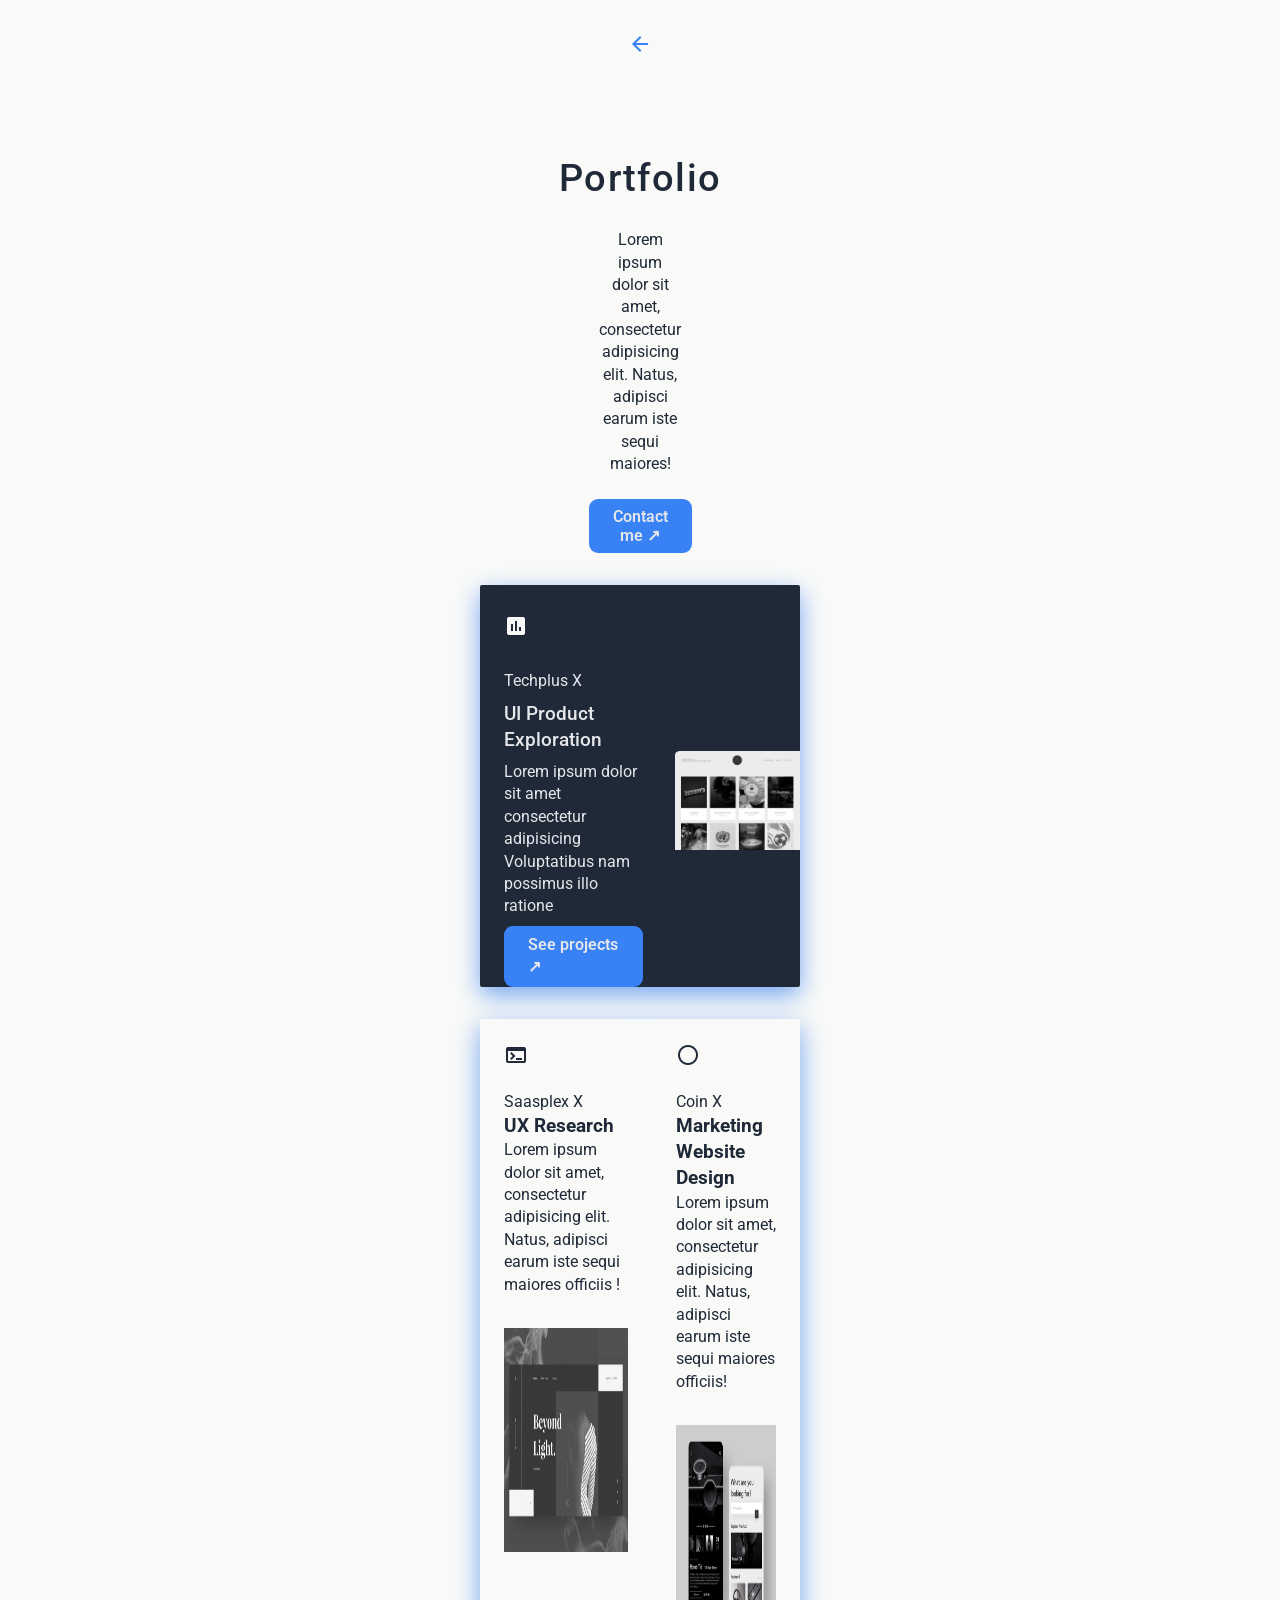
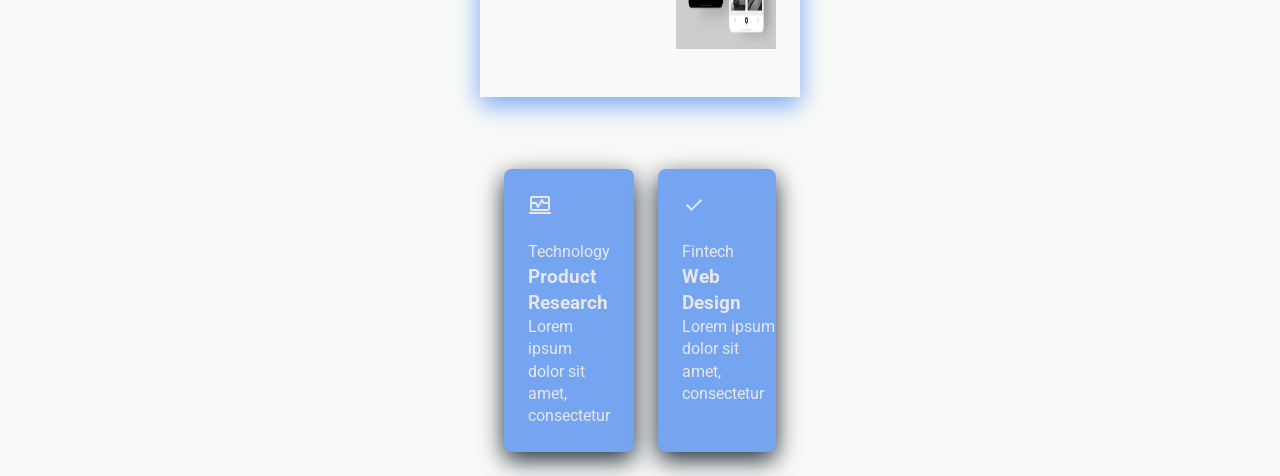
<file: css_main-assignment/pages/portofolio.html>
<!DOCTYPE html>
<html lang="en">
  <head>
    <meta charset="UTF-8" />
    <meta http-equiv="X-UA-Compatible" content="IE=edge" />
    <meta name="viewport" content="width=device-width, initial-scale=1.0" />
    <title>Assignment 3 - FLEXBOX</title>
    <link rel="stylesheet" href="portofolio.css" />
    <link
      href="https://fonts.googleapis.com/icon?family=Material+Icons"
      rel="stylesheet"
    />
    <link
      href="https://fonts.googleapis.com/css2?family=Open+Sans&family=Roboto&display=swap"
      rel="stylesheet"
    />
    <link rel="preconnect" href="https://fonts.googleapis.com" />
    <link rel="preconnect" href="https://fonts.gstatic.com" crossorigin />
    <link
      href="https://fonts.googleapis.com/css2?family=Open+Sans&family=Roboto:wght@400;500&display=swap"
      rel="stylesheet"
    />
    <link
      rel="stylesheet"
      href="https://fonts.googleapis.com/css2?family=Material+Symbols+Outlined:opsz,wght,FILL,GRAD@20..48,100..700,0..1,-50..200"
    />
  </head>
  <body>
    <header>
      <a href="../index.html"
        ><span class="material-icons" id="arrow"> arrow_back </span></a
      >
      <h1>Portfolio</h1>
      <p>
        Lorem ipsum dolor sit amet, consectetur adipisicing elit. Natus,
        adipisci earum iste sequi maiores!
      </p>
      <a href="#"
        ><button type="button" class="btn btn-contact">Contact me ↗</button>
      </a>
    </header>
    <main>
      <section class="section-1">
        <div class="section-1_body">
          <div class="ui_ux">
            <span class="material-icons" id="asses-icon"> assessment </span>
            <p>Techplus X</p>
            <h3 class="UI_H3">UI Product Exploration</h3>
            <p>
              Lorem ipsum dolor sit amet consectetur adipisicing Voluptatibus
              nam possimus illo ratione
            </p>
            <a href="#"><buton class="btn">See projects ↗</buton></a>
          </div>
          <!--  -->
          <div>
            <img
              class="portofolio_ph"
              alt="Ui design"
              src="../assets/bwg03.jpg"
            />
          </div>
        </div>
      </section>
      <section class="section-2">
        <div class="middle-layout">
          <div class="block-1">
            <span class="material-symbols-outlined" id="asses-icon">
              terminal
            </span>
            <p>Saasplex X</p>
            <h3>UX Research</h3>
            <p>
              Lorem ipsum dolor sit amet, consectetur adipisicing elit. Natus,
              adipisci earum iste sequi maiores officiis !
            </p>

            <img
              class="img-size"
              alt="design"
              src="../assets/black-white-web-ui-31.jpg"
            />
          </div>

          <div class="block-2">
            <span class="material-symbols-outlined" id="asses-icon">
              radio_button_unchecked
            </span>
            <p>Coin X</p>
            <h3>Marketing Website Design</h3>
            <p>
              Lorem ipsum dolor sit amet, consectetur adipisicing elit. Natus,
              adipisci earum iste sequi maiores officiis!
            </p>

            <img
              class="img-size"
              alt="dsign-plus"
              src="../assets/588942cc9840377d4ec8f8947f225d8c.jpg"
            />
          </div>
        </div>
      </section>
      <!--  -->
      <section class="section-3">
        <div class="block-3">
          <span class="material-symbols-outlined" id="asses-icon">
            browse_activity
          </span>
          <p>Technology</p>
          <h3>Product Research</h3>
          <p>Lorem ipsum dolor sit amet, consectetur</p>
        </div>
        <div class="block-4">
          <span class="material-symbols-outlined" id="asses-icon"> done </span>
          <p>Fintech</p>
          <h3>Web Design</h3>
          <p>Lorem ipsum dolor sit amet, consectetur</p>
        </div>
      </section>
    </main>
  </body>
</html>
</file>
<file: css_main-assignment/index.css>
@font-face {
  font-family: "Roboto";
  src: url(Roboto/Roboto-Medium.ttf);
}

@font-face {
  font-family: "Roboto-Regular";
  src: url(Roboto/Roboto-Regular.ttf);
}

@font-face {
  font-family: "Roboto-LigthItalic";
  src: url(Roboto/Roboto-LightItalic.ttf);
}

@font-face {
  font-family: "Roboto-Light";
  src: url(Roboto/Roboto-Light.ttf);
}

@font-face {
  font-family: "Roboto-Bold";
  src: url(Roboto/Roboto-Bold.ttf);
}

@font-face {
  font-family: "Roboto-Thin";
  src: url(Roboto/Roboto-Thin.ttf);
}

/* COLORS AND COLORS*/
/* #1F2937  -HERO/ FOOTER */
/* 48px extra-bold #F9FAF8; */
/* 18px #E5E7EB */
/* 24px #F9FAF8 */
/* ##3882F6 */
/* 36px extra-bold #1F2937 */
#E5E7EB
/* 36px ligth italic #1F2937 */

/* ////////////////////////////////////// */
* {
  padding: 0;
  margin: 0;
  box-sizing: border-box;
}

body {
  font-family: "Roboto", sans-serif;
  line-height: 1.4;
  font-weight: 400;

  background-color: white;
  margin: 0 15rem;
}

header {
  padding: 0 10rem;
  background-color: #1f2937;
  position: relative;
}

.header-nav {
  display: flex;
  justify-content: space-between;
  align-items: center;
  text-align: center;
}

.header-logo_text {
  font-size: 24px;
  color: #f9faf8;
}

nav ul {
  display: flex;
  flex-direction: row;
  justify-content: space-around;
  align-items: center;
  gap: 2.4rem;
}

li {
  list-style: none;
}

a {
  text-decoration: none;
}

.link-text {
  font-family: "Roboto-Regular";
  font-size: 18px;
  color: #e5e7eb;
}

/* ///////////////////////////// */
/* SECTION-HERO */
.section_hero {
  display: grid;
  grid-template-columns: 50% 50%;
  grid-auto-rows: 20rem;
  gap: 2rem;

  max-height: 20rem;
  background-color: #1f2937;

  padding: 4rem 0;
}

.hero_text-box {
  display: flex;
  flex-direction: column;
  grid-template-rows: center;
  justify-content: flex-end;

  align-items: flex-end;
}

.heading-primary {
  font-size: 48px;
  font-family: "Roboto-Bold";
  color: #f9faf8;
}

.heading-secondary {
  font-family: "Roboto-Regular";
  font-size: 18px;
  color: #e5e7eb;
}

.hero-img img {
  /* background-size: cover; */
  /* object-fit: cover; */
  width: 100%;
  height: 100%;
}

/* SECTION INFO */
.section_info {
  padding: 0rem 0 6rem 0;
}

.info-boxes {
  display: flex;
  align-items: center;
  justify-content: center;
}

.info-boxes figure {
  display: flex;
  flex-direction: column;
  justify-content: space-between;
  gap: 1rem;

  width: 10rem;
  height: 10rem;
}

figure {
  width: 100%;
  height: auto;
  background-size: cover;
  background-repeat: no-repeat;
  background-position: center;
}

.box-fig img {
  border-radius: 2px;
  min-width: 100%;
  min-height: 100%;
  width: auto;
  height: auto;
}

.box-fig {
  border: 4px solid #3882f6;
  border-radius: 8px;
}

figcaption {
  text-align: center;
}

.section_info-heading {
  display: flex;
  justify-content: center;
  align-items: center;
  text-align: center;

  font-size: 36px;
  font-family: "Roboto-Bold";
  color: #1f2937;
}

/* SECTION testimonial */
.section_testimonial {
  display: flex;
  flex-direction: column;
  justify-content: center;
  align-items: center;
  text-align: center;

  background-color: #e5e7eb;
  padding: 8rem 12rem;
}

.testimony-text {
  font-size: 36px;
  font-family: "Roboto-LigthItalic";
  font-weight: lighter;
  color: #1f2937;
}

.author {
  font-family: "Roboto-Bold";
  color: #1f2937;
  align-self: flex-end;
  margin-right: 4rem;
}

/* SECTION CALL */
.section_call-to-action {
  background-color: #3882f6;
  color: #e5e7eb;
  margin: 4rem 10rem;
  padding: 4rem 4rem;
  border-radius: 6px;

  height: 2rem;
  display: flex;
  justify-content: space-around;
  align-items: center;
}

.call-action .call_p {
  color: #e5e7eb;
  font-weight: 200;
}

/* FOOTER */

.footer {
  font-family: "Roboto-Regular";
  display: flex;
  justify-content: center;
  padding: 2rem 0;
  background-color: #1f2937;
  color: #e5e7eb;

  margin-bottom: 2rem;
}

p {
  color: #e5e7eb;
}

.btn {
  display: inline-block;
  align-self: flex-start;

  text-decoration: none;
  font-size: 1rem;
  padding: 0.5rem 2rem;
  border-radius: 9px;

  border: none;
  cursor: pointer;
  font-family: inherit;
}

.btn:link,
.btn:visited,
.btn:hover,
.btn:active {
  background-color: #e5e7eb;
  color: #3882f6;
}

.sign_up-btn {
  background-color: #3882f6;
  color: #e5e7eb;
}

.call_btn {
  background-color: #3882f6;
  color: #e5e7eb;
  border: #e5e7eb 2px solid;
}
</file>
<file: css_main-assignment/pages/portofolio.css>
* {
  padding: 0;
  margin: 0;
  box-sizing: border-box;
}

body {
  font-family: "Roboto", "Roboto-Regular", sans-serif;

  line-height: 1.4;
  font-weight: 400;
  color: #1f2937;
  background-color: #f9faf8;
  margin: 0 30rem;
}

header {
  display: flex;
  flex-direction: column;
  justify-content: space-around;
  align-items: center;
  text-align: center;
  gap: 1.5rem;
  padding: 2rem 10rem;
  position: relative;
}

h1 {
  font-size: 38px;
  font-weight: 500;
  letter-spacing: 1.4px;
}

#arrow {
  color: #3882f6;
}

.material-icons {
  font-family: "Material Icons";
  font-weight: normal;
  font-style: normal;
  font-size: 42px;
  line-height: 1;
  letter-spacing: normal;
  text-transform: none;
  display: inline-block;
  white-space: nowrap;
  word-wrap: normal;

  height: 6rem;
  border-radius: 6px;
  color: #f9faf8;
}

.section-1_body {
  display: flex;
  justify-content: space-between;
  align-items: center;
  border-radius: 8px;
  box-shadow: #75a5f1 0px 8px 24px;
  background-color: #1f2937;
  padding-top: 1.8rem;
  margin-bottom: 2rem;
  border-radius: 2px;
}

.ui_ux {
  background-color: #1f2937;
  color: #e5e7eb;
  display: flex;
  flex-direction: column;
  justify-content: space-between;
  align-items: flex-start;
  gap: 0.5rem;
  margin-left: 1.5rem;
  padding-right: 2rem;

  max-width: 30rem;
}

.UI_H3 {
  font-weight: 500;
}

#asses-icon {
  height: 3rem;
  width: 4rem;
  border-radius: 20px;
}

.portofolio_ph {
  border-radius: 4% 0% 0% 0%;
  display: block;

  width: 100%;
  height: auto;
  background-size: cover;
  background-repeat: no-repeat;
  background-position: center;
}

.middle-layout {
  display: grid;
  grid-template-columns: 1fr 1fr;
  gap: 1.5rem;
  padding-bottom: 1.5rem;
  margin-bottom: 3rem;

  box-shadow: #75a5f1 0px 8px 24px;
}

/*  */
.block-1 {
  border-radius: 8px;
  background-color: #f9faf8;

  display: flex;
  flex-direction: column;
  justify-content: baseline;
  padding-left: 1.5rem;
  padding-top: 1.5rem;
}

.block-2 {
  background-color: #f9faf8;
  border-radius: 8px;

  display: flex;
  flex-direction: column;
  justify-content: baseline;
  padding: 1.5rem 1.5rem;
}

.section-3 {
  display: grid;
  grid-template-columns: 1fr 1fr;
  gap: 1.5rem;
  padding: 1.5rem 1.5rem;
}

.block-3 {
  background-color: #75a5f1;
  color: #e5e7eb;
  box-shadow: #1f2937 0px 8px 24px;

  border-radius: 8px;
  display: flex;
  flex-direction: column;
  justify-content: flex-start;
  padding: 1.5rem 1.5rem;
}

/* .material-symbols-outlined {
  display: block;
  padding: 2rem 0;
} */

.block-4 {
  background-color: #75a5f1;
  color: #e5e7eb;
  box-shadow: #1f2937 0px 8px 24px;

  border-radius: 8px;
  display: flex;
  flex-direction: column;
  justify-content: flex-start;
  padding-left: 1.5rem;
  padding-top: 1.5rem;
}
/*  */

.img-size {
  padding-top: 2rem;
  width: 100%;
  height: 16rem;
}

.btn {
  display: inline-block;
  align-self: flex-start;
  text-decoration: none;
  font-size: 1rem;
  font-weight: 600;
  padding: 0.5rem 1.5rem;
  border-radius: 9px;

  border: none;
  cursor: pointer;
  font-family: inherit;

  background-color: #3882f6;
  color: #e5e7eb;
}

.btn:link,
.btn:visited,
.btn:hover,
.btn:active {
  background-color: #e5e7eb;
  color: #3882f6;
}

/* //////////////////////////////////////////// */
</file>
